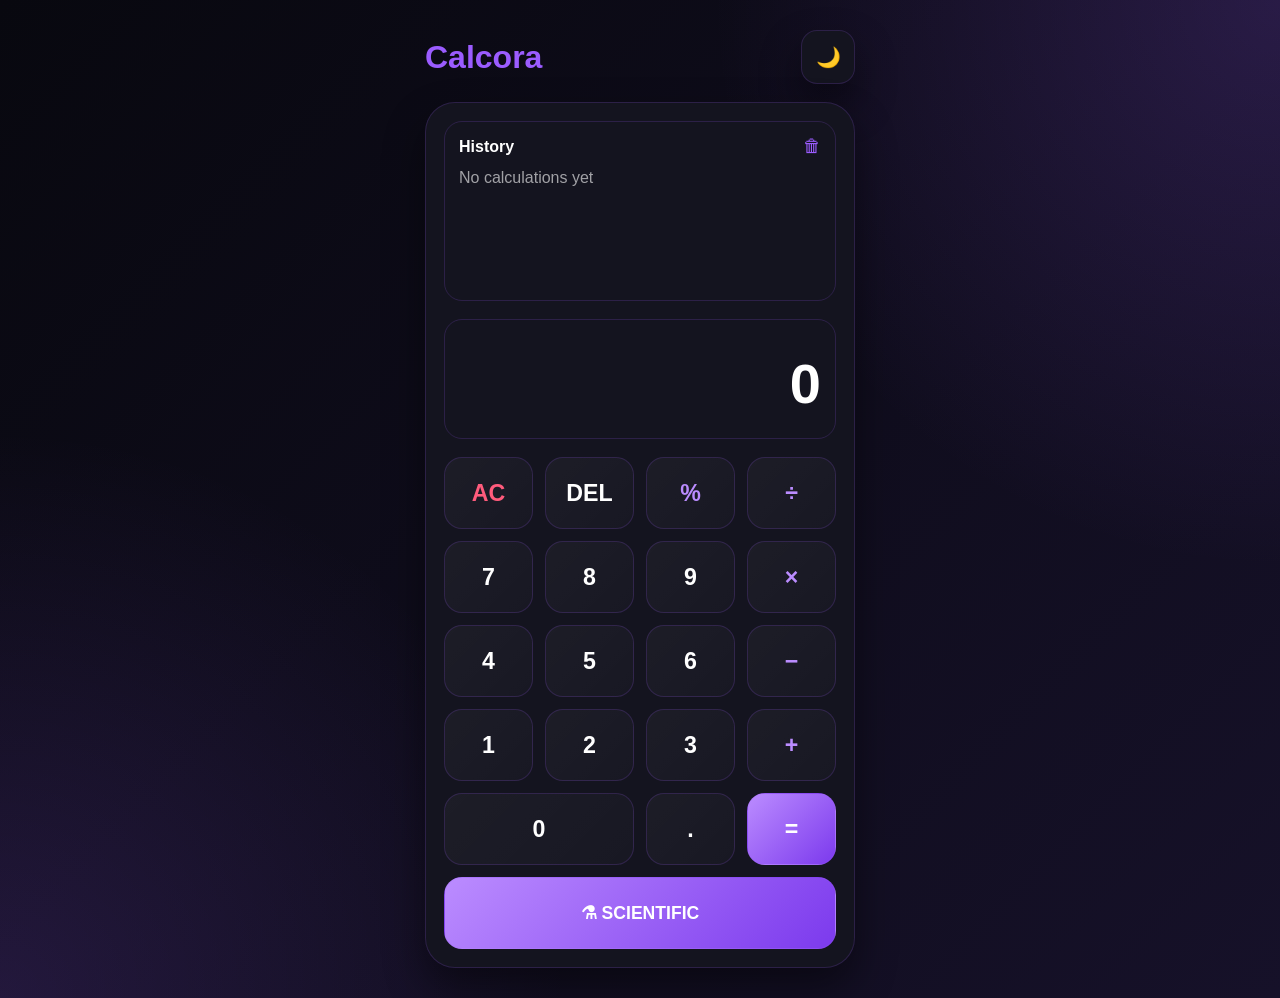
<file: CodeAlpha_Calcora/index.html>
<!DOCTYPE html>
<html lang="en">
<head>
    <meta charset="UTF-8">
    <meta name="viewport" content="width=device-width, initial-scale=1.0">
    <title>Calcora</title>

    <link rel="stylesheet" href="style.css">
</head>
<body>

<div class="container">

    <!-- HEADER -->
    <div class="header">

        <h1 class="logo">Calcora</h1>

        <button id="themeToggle" class="theme-toggle">
            🌙
        </button>

    </div>

    <!-- CALCULATOR -->
    <div class="calculator">

        <!-- HISTORY -->
        <div class="history-section">

            <div class="history-header">

                <span>History</span>

                <button id="clearHistory" class="clear-history">
                    🗑
                </button>

            </div>

            <div id="historyList" class="history-list"></div>

        </div>

        <!-- DISPLAY -->
        <div class="display">

            <div id="expression" class="expression"></div>

            <div id="result" class="result">0</div>

        </div>

        <!-- NORMAL BUTTONS -->
        <div class="buttons">

            <button class="btn danger" data-action="clear">AC</button>
            <button class="btn" data-action="delete">DEL</button>
            <button class="btn operator" data-value="%">%</button>
            <button class="btn operator" data-value="/">÷</button>

            <button class="btn" data-value="7">7</button>
            <button class="btn" data-value="8">8</button>
            <button class="btn" data-value="9">9</button>
            <button class="btn operator" data-value="*">×</button>

            <button class="btn" data-value="4">4</button>
            <button class="btn" data-value="5">5</button>
            <button class="btn" data-value="6">6</button>
            <button class="btn operator" data-value="-">−</button>

            <button class="btn" data-value="1">1</button>
            <button class="btn" data-value="2">2</button>
            <button class="btn" data-value="3">3</button>
            <button class="btn operator" data-value="+">+</button>

            <button class="btn zero" data-value="0">0</button>

            <button class="btn" data-value=".">.</button>

            <button class="btn equal" data-action="equals">=</button>

        </div>

        <!-- SCI TOGGLE -->
        <button
            id="scientificToggle"
            class="btn scientific-btn">
            ⚗ SCIENTIFIC
        </button>

        <!-- SCIENTIFIC PANEL -->
        <div id="scientificPanel" class="scientific-panel">

            <button class="btn sci-btn" data-sci="sqrt">√</button>

            <button class="btn sci-btn" data-sci="square">x²</button>

            <button class="btn sci-btn" data-sci="sin">sin</button>

            <button class="btn sci-btn" data-sci="cos">cos</button>

            <button class="btn sci-btn" data-sci="tan">tan</button>

            <button class="btn sci-btn" data-sci="log">log</button>

            <button class="btn sci-btn" data-sci="pi">π</button>

            <button class="btn sci-btn" data-sci="e">e</button>

        </div>

    </div>

</div>

<script src="script.js"></script>

</body>
</html>
</file>
<file: CodeAlpha_Calcora/style.css>
:root{
    --bg-primary:#08080f;
    --bg-secondary:#161129;

    --card-bg:#14141f;

    --text-primary:#ffffff;
    --text-secondary:#c7b6ff;

    --accent:#9b5cff;
    --accent-light:#bb8cff;
    --accent-dark:#7c3aed;

    --danger:#ff5b7c;

    --border:rgba(155,92,255,.18);

    --shadow:
        0 20px 40px rgba(0,0,0,.45);

    --radius:22px;
}

/* LIGHT MODE */

body.light{

    --bg-primary:#faf8ff;
    --bg-secondary:#f1ebff;

    --card-bg:#ffffff;

    --text-primary:#1a1a1a;
    --text-secondary:#7d59ff;

    --accent:#9b5cff;
    --accent-light:#c8a8ff;
    --accent-dark:#8b5cf6;

    --border:rgba(155,92,255,.15);

    --shadow:
        0 15px 30px rgba(139,92,246,.12);
}

/* RESET */

*{
    margin:0;
    padding:0;
    box-sizing:border-box;

    font-family:
    Inter,
    Segoe UI,
    sans-serif;
}

body{

    min-height:100vh;

    display:flex;
    justify-content:center;
    align-items:center;

    padding:30px;

    background:
    radial-gradient(
    circle at top right,
    rgba(155,92,255,.18),
    transparent 35%),

    radial-gradient(
    circle at bottom left,
    rgba(155,92,255,.15),
    transparent 35%),

    linear-gradient(
    135deg,
    var(--bg-primary),
    var(--bg-secondary));

    color:var(--text-primary);

    transition:.35s ease;
}

/* CONTAINER */

.container{
    width:100%;
    max-width:430px;
}

/* HEADER */

.header{

    display:flex;
    justify-content:space-between;
    align-items:center;

    margin-bottom:18px;
}

.logo{

    font-size:2rem;
    font-weight:700;

    color:var(--accent);
}

.theme-toggle{

    width:54px;
    height:54px;

    border:none;

    cursor:pointer;

    border-radius:16px;

    background:var(--card-bg);

    color:var(--accent);

    border:1px solid var(--border);

    box-shadow:var(--shadow);

    font-size:20px;
}

/* CARD */

.calculator{

    background:var(--card-bg);

    border:1px solid var(--border);

    border-radius:30px;

    padding:18px;

    box-shadow:var(--shadow);

    backdrop-filter:blur(10px);
}

/* HISTORY */

.history-section{

    height:180px;

    overflow-y:auto;

    border-radius:18px;

    border:1px solid var(--border);

    padding:14px;

    margin-bottom:18px;
}

.history-header{

    display:flex;
    justify-content:space-between;
    align-items:center;

    margin-bottom:12px;

    font-weight:600;
}

.clear-history{

    border:none;
    background:none;

    cursor:pointer;

    color:var(--accent);

    font-size:18px;
}

.history-list{

    display:flex;
    flex-direction:column;

    gap:10px;
}

.history-item{

    padding:10px;

    border-radius:12px;

    cursor:pointer;

    transition:.2s ease;
}

.history-item:hover{

    background:rgba(155,92,255,.08);
}

.history-result{

    color:var(--accent);
    font-weight:600;
}

/* DISPLAY */

.display{

    height:120px;

    border:1px solid var(--border);

    border-radius:18px;

    padding:14px;

    margin-bottom:18px;

    display:flex;
    flex-direction:column;
    justify-content:center;
    align-items:flex-end;
}

.expression{

    font-size:1.2rem;

    color:var(--text-secondary);

    margin-bottom:8px;
}

.result{
    font-size:clamp(2rem,5vw,3.5rem);

    font-weight:700;

    width:100%;

    text-align:right;

    overflow:hidden;
    white-space:nowrap;
}

/* BUTTON GRID */

.buttons{

    display:grid;
    grid-template-columns:repeat(4,1fr);

    gap:12px;
}

/* BUTTONS */

.btn{

    height:72px;

    border:none;

    cursor:pointer;

    border-radius:18px;

    font-size:1.45rem;
    font-weight:600;

    color:var(--text-primary);

    background:
    linear-gradient(
    135deg,
    rgba(255,255,255,.04),
    rgba(255,255,255,.02));

    border:1px solid var(--border);

    transition:.2s ease;
}

.btn:hover{

    transform:translateY(-2px);

    box-shadow:
    0 0 15px rgba(155,92,255,.2);
}

.btn:active{

    transform:scale(.96);
}

.operator{

    color:var(--accent-light);
}

.danger{

    color:var(--danger);
}

.equal{

    background:
    linear-gradient(
    135deg,
    var(--accent-light),
    var(--accent-dark));

    color:white;
}

.zero{

    grid-column:span 2;
}

/* SCI BUTTON */

.scientific-btn{

    width:100%;

    margin-top:12px;

    background:
    linear-gradient(
    135deg,
    var(--accent-light),
    var(--accent-dark));

    color:white;

    font-size:1.1rem;
}

/* SCI PANEL */

.scientific-panel{

    display:none;

    grid-template-columns:repeat(4,1fr);

    gap:12px;

    margin-top:12px;

    animation:fadeIn .25s ease;
}

.scientific-panel.active{

    display:grid;
}

.sci-btn{

    height:65px;
}

/* ANIMATION */

@keyframes fadeIn{

    from{
        opacity:0;
        transform:translateY(-8px);
    }

    to{
        opacity:1;
        transform:translateY(0);
    }
}

/* SCROLLBAR */

.history-section::-webkit-scrollbar{

    width:5px;
}

.history-section::-webkit-scrollbar-thumb{

    background:var(--accent);

    border-radius:50px;
}

/* MOBILE */

@media(max-width:500px){

    .result{
        font-size:3.2rem;
    }

    .btn{
        height:65px;
    }
}
</file>
